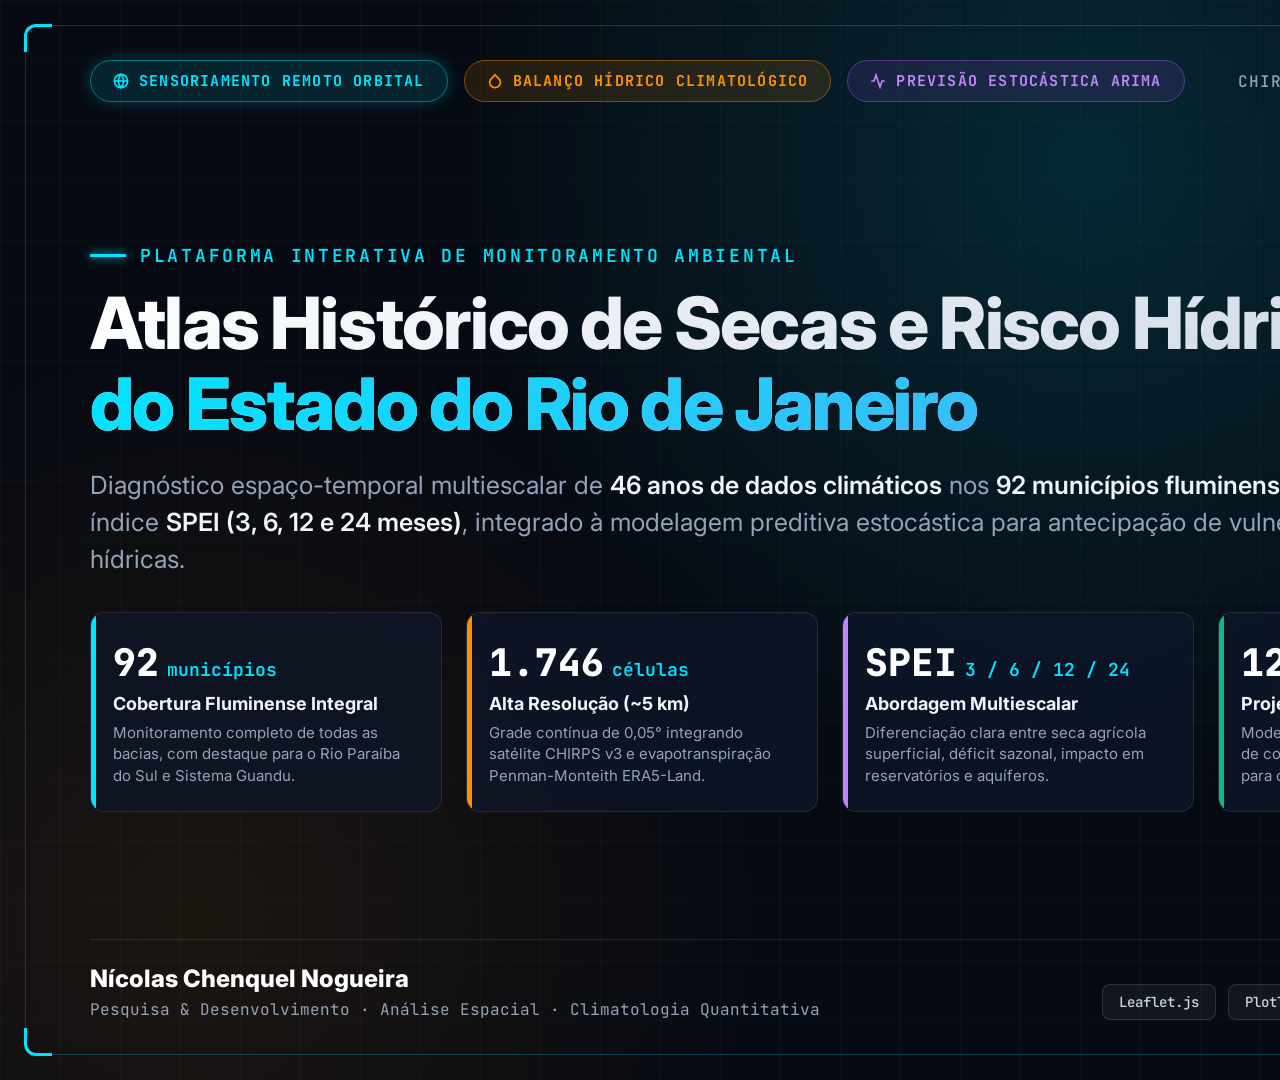
<file: apresentacao_intro.html>
<!DOCTYPE html>
<html lang="pt-BR">
<head>
  <meta charset="utf-8">
  <title>Apresentação - Atlas Histórico de Secas e Risco Hídrico do RJ</title>
  <style>
    @import url('https://fonts.googleapis.com/css2?family=Inter:wght@300;400;500;600;700;800&family=JetBrains+Mono:wght@400;500;600;700&display=swap');

    * {
      box-sizing: border-box;
      margin: 0;
      padding: 0;
    }

    body {
      width: 1920px;
      height: 1080px;
      overflow: hidden;
      background-color: #060a12;
      background-image: 
        radial-gradient(circle at 85% 15%, rgba(0, 229, 255, 0.14) 0%, transparent 45%),
        radial-gradient(circle at 15% 85%, rgba(255, 145, 0, 0.09) 0%, transparent 40%),
        linear-gradient(rgba(255, 255, 255, 0.02) 1px, transparent 1px),
        linear-gradient(90deg, rgba(255, 255, 255, 0.02) 1px, transparent 1px);
      background-size: 100% 100%, 100% 100%, 60px 60px, 60px 60px;
      color: #e2e8f0;
      font-family: 'Inter', -apple-system, BlinkMacSystemFont, 'Segoe UI', Roboto, sans-serif;
      display: flex;
      flex-direction: column;
      justify-content: space-between;
      padding: 60px 90px;
      position: relative;
    }

    /* Borda cibernética sutil de apresentação */
    .viewport-frame {
      position: absolute;
      top: 25px;
      left: 25px;
      right: 25px;
      bottom: 25px;
      border: 1px solid rgba(0, 229, 255, 0.22);
      pointer-events: none;
      border-radius: 12px;
    }

    .corner-decor {
      position: absolute;
      width: 28px;
      height: 28px;
      border: 3px solid #00e5ff;
    }
    .corner-tl { top: -2px; left: -2px; border-right: none; border-bottom: none; border-top-left-radius: 12px; }
    .corner-tr { top: -2px; right: -2px; border-left: none; border-bottom: none; border-top-right-radius: 12px; }
    .corner-bl { bottom: -2px; left: -2px; border-right: none; border-top: none; border-bottom-left-radius: 12px; }
    .corner-br { bottom: -2px; right: -2px; border-left: none; border-top: none; border-bottom-right-radius: 12px; }

    /* Top Tags */
    .top-bar {
      display: flex;
      align-items: center;
      justify-content: space-between;
      z-index: 2;
    }

    .tags-group {
      display: flex;
      gap: 16px;
      align-items: center;
    }

    .badge {
      display: inline-flex;
      align-items: center;
      gap: 10px;
      padding: 10px 22px;
      border-radius: 30px;
      font-size: 15px;
      font-weight: 700;
      letter-spacing: 0.08em;
      text-transform: uppercase;
      font-family: 'JetBrains Mono', monospace;
    }

    .badge-cyan {
      background: rgba(0, 229, 255, 0.12);
      color: #00e5ff;
      border: 1px solid rgba(0, 229, 255, 0.4);
      box-shadow: 0 0 16px rgba(0, 229, 255, 0.25);
    }

    .badge-amber {
      background: rgba(255, 145, 0, 0.12);
      color: #ff9100;
      border: 1px solid rgba(255, 145, 0, 0.4);
    }

    .badge-purple {
      background: rgba(168, 85, 247, 0.12);
      color: #c084fc;
      border: 1px solid rgba(168, 85, 247, 0.4);
    }

    .telemetry {
      font-family: 'JetBrains Mono', monospace;
      font-size: 16px;
      font-weight: 500;
      color: #94a3b8;
      letter-spacing: 0.06em;
    }

    /* Hero / Title Section */
    .hero-content {
      z-index: 2;
      max-width: 1480px;
      margin-top: 15px;
    }

    .pre-title {
      font-family: 'JetBrains Mono', monospace;
      font-size: 18px;
      font-weight: 600;
      color: #00e5ff;
      letter-spacing: 0.15em;
      text-transform: uppercase;
      margin-bottom: 16px;
      display: flex;
      align-items: center;
      gap: 14px;
    }

    .pre-title::before {
      content: "";
      display: inline-block;
      width: 36px;
      height: 3px;
      background: #00e5ff;
      box-shadow: 0 0 10px #00e5ff;
    }

    h1 {
      font-size: 72px;
      font-weight: 800;
      line-height: 1.12;
      letter-spacing: -0.025em;
      color: #ffffff;
      margin-bottom: 22px;
      background: linear-gradient(135deg, #ffffff 0%, #e2e8f0 50%, #cbd5e1 100%);
      -webkit-background-clip: text;
      -webkit-text-fill-color: transparent;
    }

    h1 .highlight-cyan {
      background: linear-gradient(135deg, #00e5ff 0%, #38bdf8 100%);
      -webkit-background-clip: text;
      -webkit-text-fill-color: transparent;
    }

    .subtitle {
      font-size: 25px;
      font-weight: 400;
      line-height: 1.48;
      color: #94a3b8;
      max-width: 1350px;
      margin-bottom: 34px;
    }

    .subtitle strong {
      color: #f1f5f9;
      font-weight: 600;
    }

    /* Grid de Recursos Chave */
    .features-grid {
      display: grid;
      grid-template-columns: repeat(4, 1fr);
      gap: 24px;
      margin-top: 10px;
      z-index: 2;
    }

    .feature-card {
      background: rgba(15, 23, 42, 0.72);
      backdrop-filter: blur(14px);
      border: 1px solid rgba(255, 255, 255, 0.1);
      border-radius: 14px;
      padding: 24px 22px;
      position: relative;
      overflow: hidden;
    }

    .feature-card::before {
      content: "";
      position: absolute;
      top: 0;
      left: 0;
      width: 5px;
      height: 100%;
      background: #00e5ff;
    }

    .feature-card.amber::before {
      background: #ff9100;
    }

    .feature-card.purple::before {
      background: #c084fc;
    }

    .feature-card.emerald::before {
      background: #10b981;
    }

    .feature-metric {
      font-family: 'JetBrains Mono', monospace;
      font-size: 38px;
      font-weight: 800;
      color: #ffffff;
      margin-bottom: 6px;
      display: flex;
      align-items: baseline;
      gap: 8px;
    }

    .feature-metric span {
      font-size: 18px;
      color: #00e5ff;
      font-weight: 600;
    }

    .feature-title {
      font-size: 18px;
      font-weight: 700;
      color: #f1f5f9;
      margin-bottom: 8px;
    }

    .feature-desc {
      font-size: 15px;
      line-height: 1.45;
      color: #94a3b8;
    }

    /* Bottom Info */
    .bottom-bar {
      display: flex;
      align-items: flex-end;
      justify-content: space-between;
      border-top: 1px solid rgba(255, 255, 255, 0.1);
      padding-top: 24px;
      z-index: 2;
    }

    .author-info {
      display: flex;
      flex-direction: column;
      gap: 6px;
    }

    .author-name {
      font-size: 24px;
      font-weight: 800;
      color: #ffffff;
      display: flex;
      align-items: center;
      gap: 14px;
    }

    .author-role {
      font-size: 16px;
      color: #94a3b8;
      font-family: 'JetBrains Mono', monospace;
    }

    .tech-stack {
      display: flex;
      gap: 12px;
      align-items: center;
    }

    .tech-pill {
      background: rgba(255, 255, 255, 0.05);
      border: 1px solid rgba(255, 255, 255, 0.12);
      padding: 8px 16px;
      border-radius: 8px;
      font-size: 14px;
      font-weight: 500;
      font-family: 'JetBrains Mono', monospace;
      color: #cbd5e1;
    }
  </style>
</head>
<body>

  <div class="viewport-frame">
    <div class="corner-decor corner-tl"></div>
    <div class="corner-decor corner-tr"></div>
    <div class="corner-decor corner-bl"></div>
    <div class="corner-decor corner-br"></div>
  </div>

  <!-- Top Bar -->
  <div class="top-bar">
    <div class="tags-group">
      <div class="badge badge-cyan">
        <svg width="16" height="16" viewBox="0 0 24 24" fill="none" stroke="currentColor" stroke-width="2.5"><circle cx="12" cy="12" r="10"/><path d="M2 12h20"/><path d="M12 2a15.3 15.3 0 0 1 4 10 15.3 15.3 0 0 1-4 10 15.3 15.3 0 0 1-4-10 15.3 15.3 0 0 1 4-10z"/></svg>
        Sensoriamento Remoto Orbital
      </div>
      <div class="badge badge-amber">
        <svg width="16" height="16" viewBox="0 0 24 24" fill="none" stroke="currentColor" stroke-width="2.5"><path d="M12 2.69l5.66 5.66a8 8 0 1 1-11.31 0z"/></svg>
        Balanço Hídrico Climatológico
      </div>
      <div class="badge badge-purple">
        <svg width="16" height="16" viewBox="0 0 24 24" fill="none" stroke="currentColor" stroke-width="2.5"><polyline points="22 12 18 12 15 21 9 3 6 12 2 12"/></svg>
        Previsão Estocástica ARIMA
      </div>
    </div>
    <div class="telemetry">
      CHIRPS v3 &middot; ERA5-LAND &middot; 1981&ndash;2026 &middot; PROJEÇÃO 2026/2027
    </div>
  </div>

  <!-- Hero Title -->
  <div class="hero-content">
    <div class="pre-title">Plataforma Interativa de Monitoramento Ambiental</div>
    <h1>
      Atlas Histórico de Secas e Risco Hídrico<br>
      <span class="highlight-cyan">do Estado do Rio de Janeiro</span>
    </h1>
    <p class="subtitle">
      Diagnóstico espaço-temporal multiescalar de <strong>46 anos de dados climáticos</strong> nos <strong>92 municípios fluminenses</strong> através do índice <strong>SPEI (3, 6, 12 e 24 meses)</strong>, integrado à modelagem preditiva estocástica para antecipação de vulnerabilidades hídricas.
    </p>

    <!-- 4 Features Grid -->
    <div class="features-grid">
      <div class="feature-card">
        <div class="feature-metric">92 <span>municípios</span></div>
        <div class="feature-title">Cobertura Fluminense Integral</div>
        <div class="feature-desc">Monitoramento completo de todas as bacias, com destaque para o Rio Paraíba do Sul e Sistema Guandu.</div>
      </div>

      <div class="feature-card amber">
        <div class="feature-metric">1.746 <span>células</span></div>
        <div class="feature-title">Alta Resolução (~5 km)</div>
        <div class="feature-desc">Grade contínua de 0,05° integrando satélite CHIRPS v3 e evapotranspiração Penman-Monteith ERA5-Land.</div>
      </div>

      <div class="feature-card purple">
        <div class="feature-metric">SPEI <span>3 / 6 / 12 / 24</span></div>
        <div class="feature-title">Abordagem Multiescalar</div>
        <div class="feature-desc">Diferenciação clara entre seca agrícola superficial, déficit sazonal, impacto em reservatórios e aquíferos.</div>
      </div>

      <div class="feature-card emerald">
        <div class="feature-metric">12 <span>meses</span></div>
        <div class="feature-title">Projeção Preditiva ARIMA</div>
        <div class="feature-desc">Modelagem automatizada com intervalos de confiança probabilísticos (80% e 95%) para o ano corrente.</div>
      </div>
    </div>
  </div>

  <!-- Bottom Bar -->
  <div class="bottom-bar">
    <div class="author-info">
      <div class="author-name">
        Nícolas Chenquel Nogueira
      </div>
      <div class="author-role">
        Pesquisa &amp; Desenvolvimento &middot; Análise Espacial &middot; Climatologia Quantitativa
      </div>
    </div>

    <div class="tech-stack">
      <div class="tech-pill">Leaflet.js</div>
      <div class="tech-pill">Plotly.js</div>
      <div class="tech-pill">R / SPEI</div>
      <div class="tech-pill">Python / GDAL</div>
      <div class="tech-pill">CHIRPS v3</div>
      <div class="tech-pill">ERA5-Land</div>
    </div>
  </div>

</body>
</html>
</file>
